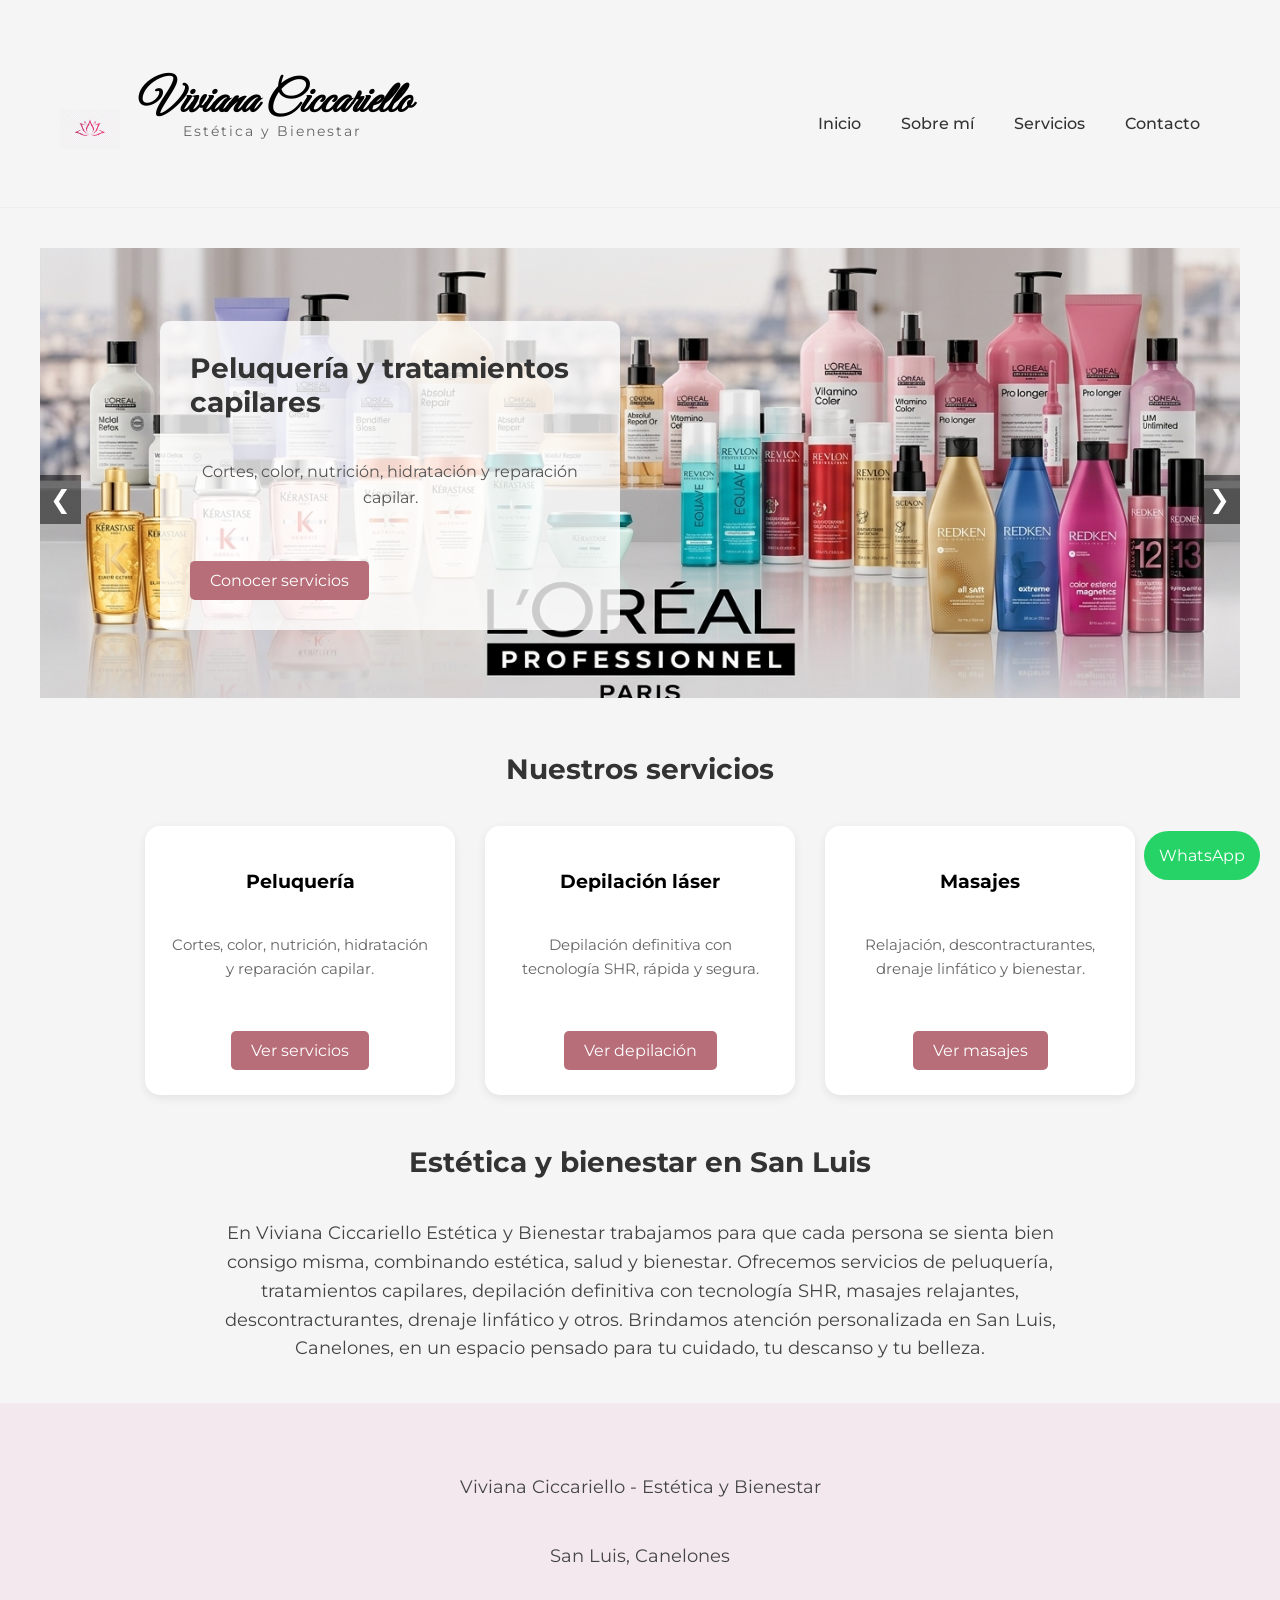
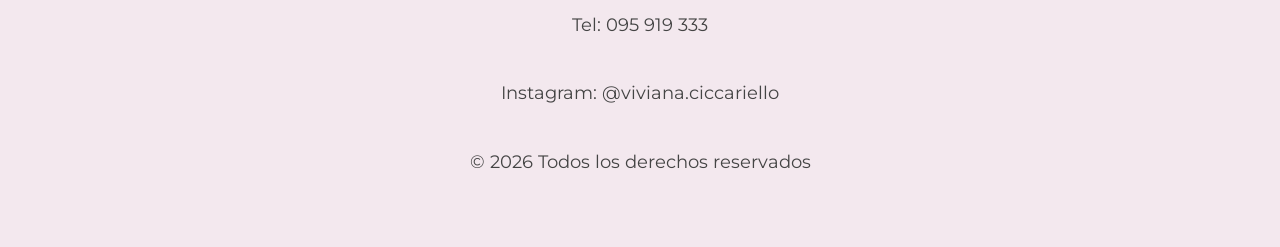
<file: index.html>
<!DOCTYPE html>
<html lang="es">

<head>
    <meta charset="UTF-8">
    <title>Viviana Ciccariello - Estética y Bienestar</title>
    <meta name="viewport" content="width=device-width, initial-scale=1.0">
    <meta name="description" content="Peluquería y estética en San Luis, Canelones. Depilación definitiva, tratamientos capilares, masajes relajantes y estética facial. Viviana Ciccariello Estética y Bienestar.">

<meta name="keywords" content="peluquería San Luis, estética San Luis, depilación definitiva San Luis, masajes San Luis, tratamientos capilares San Luis, Viviana Ciccariello">

<meta name="author" content="Viviana Ciccariello">
<meta http-equiv="Cache-Control" content="no-cache, no-store, must-revalidate">
<meta http-equiv="Pragma" content="no-cache">
<meta http-equiv="Expires" content="0">

    <link rel="stylesheet" href="style.css">

    <link href="https://fonts.googleapis.com/css2?family=Great+Vibes&family=Montserrat:wght@300;400;600&display=swap" rel="stylesheet">
</head>

<body>

<!-- ENCABEZADO -->
<header class="header">
    <div class="logo-titulo">
        <img src="img/logo.transparente.png" alt="Logo" class="logo">
        <div class="texto-encabezado">
            <h1>Viviana Ciccariello</h1>
            <p class="subtitulo">Estética y Bienestar</p>
        </div>
    </div>

    <nav class="menu">
        <a href="index.html">Inicio</a>
        <a href="sobremi.html">Sobre mí</a>
        <a href="servicios.html">Servicios</a>
        <a href="contacto.html">Contacto</a>
    </nav>
    </header>
    




<!-- SLIDER -->
<div class="slider">

    <div class="slide fade">
        <img src="img/foto1.png" alt="Tratamientos capilares">
        <div class="texto-slide">
            <h2>Peluquería y tratamientos capilares</h2>
            <p>Cortes, color, nutrición, hidratación y reparación capilar.</p>
            <a href="servicios.html" class="boton">Conocer servicios</a>
        </div>
    </div> 

    <div class="slide fade">
        <img src="img/foto2.png" alt="Depilación láser">
        <div class="texto-slide">
            <h2>Tecnología láser para tu piel </h2>
            <p>Depilación definitiva y tratamientos estéticos con resultados visibles en la piel desde las primeras sesiones .</p>
            <a href="laser.html" class="boton">Conocer tratamientos </a>
        </div>
    </div>

    <div class="slide fade">
        <img src="img/masajes1.png" alt="Masajes">
        <div class="texto-slide">
            <h2>Masajes</h2>
            <p>Relajación, alivio muscular y bienestar.</p>
            <a href="masajes.html" class="boton">Ver masajes</a>
        </div>
    </div>

    <button class="prev" onclick="moverSlide(-1)">❮</button>
    <button class="next" onclick="moverSlide(1)">❯</button>

</div>

<h2 class="titulo-seccion">Nuestros servicios</h2>

<div class="servicios-inicio">
    <div class="servicio-box">
        <h3>Peluquería</h3>
        <p>Cortes, color, nutrición, hidratación y reparación capilar.</p>
        <a href="servicios.html" class="boton">Ver servicios</a>
    </div>

    <div class="servicio-box">
        <h3>Depilación láser</h3>
        <p>Depilación definitiva con tecnología SHR, rápida y segura.</p>
        <a href="laser.html" class="boton">Ver depilación</a>
    </div>

    <div class="servicio-box">
        <h3>Masajes</h3>
        <p>Relajación, descontracturantes, drenaje linfático y bienestar.</p>
        <a href="masajes.html" class="boton">Ver masajes</a>
    </div>
</div>

<h2 class="titulo-seccion">Estética y bienestar en San Luis</h2>

<p>
En Viviana Ciccariello Estética y Bienestar trabajamos para que cada persona se sienta bien consigo misma, combinando estética, salud y bienestar. 
Ofrecemos servicios de peluquería, tratamientos capilares, depilación definitiva con tecnología SHR, masajes relajantes, descontracturantes, drenaje linfático y otros. 
Brindamos atención personalizada en San Luis, Canelones, en un espacio pensado para tu cuidado, tu descanso y tu belleza.
</p>



<!-- BOTON WHATSAPP -->
<a href="https://wa.me/59895919333?text=Hola%20quiero%20agendar%20un%20turno" class="whatsapp-float">WhatsApp</a>

<!-- SCRIPT SLIDER -->
<script>
let slideIndex = 1;
mostrarSlide(slideIndex);

function moverSlide(n) {
    mostrarSlide(slideIndex += n);
}

function mostrarSlide(n) {
    let i;
    let slides = document.getElementsByClassName("slide");

    if (n > slides.length) {slideIndex = 1}
    if (n < 1) {slideIndex = slides.length}

    for (i = 0; i < slides.length; i++) {
        slides[i].style.display = "none";
    }

    slides[slideIndex-1].style.display = "block";
}
</script>

</body>
</html>
<footer class="footer">
    <p>Viviana Ciccariello - Estética y Bienestar</p>
    <p>San Luis, Canelones</p>
    <p>Tel: 095 919 333</p>
    <p>Instagram: @viviana.ciccariello</p>
    <p>© 2026 Todos los derechos reservados</p>
</footer>
</file>
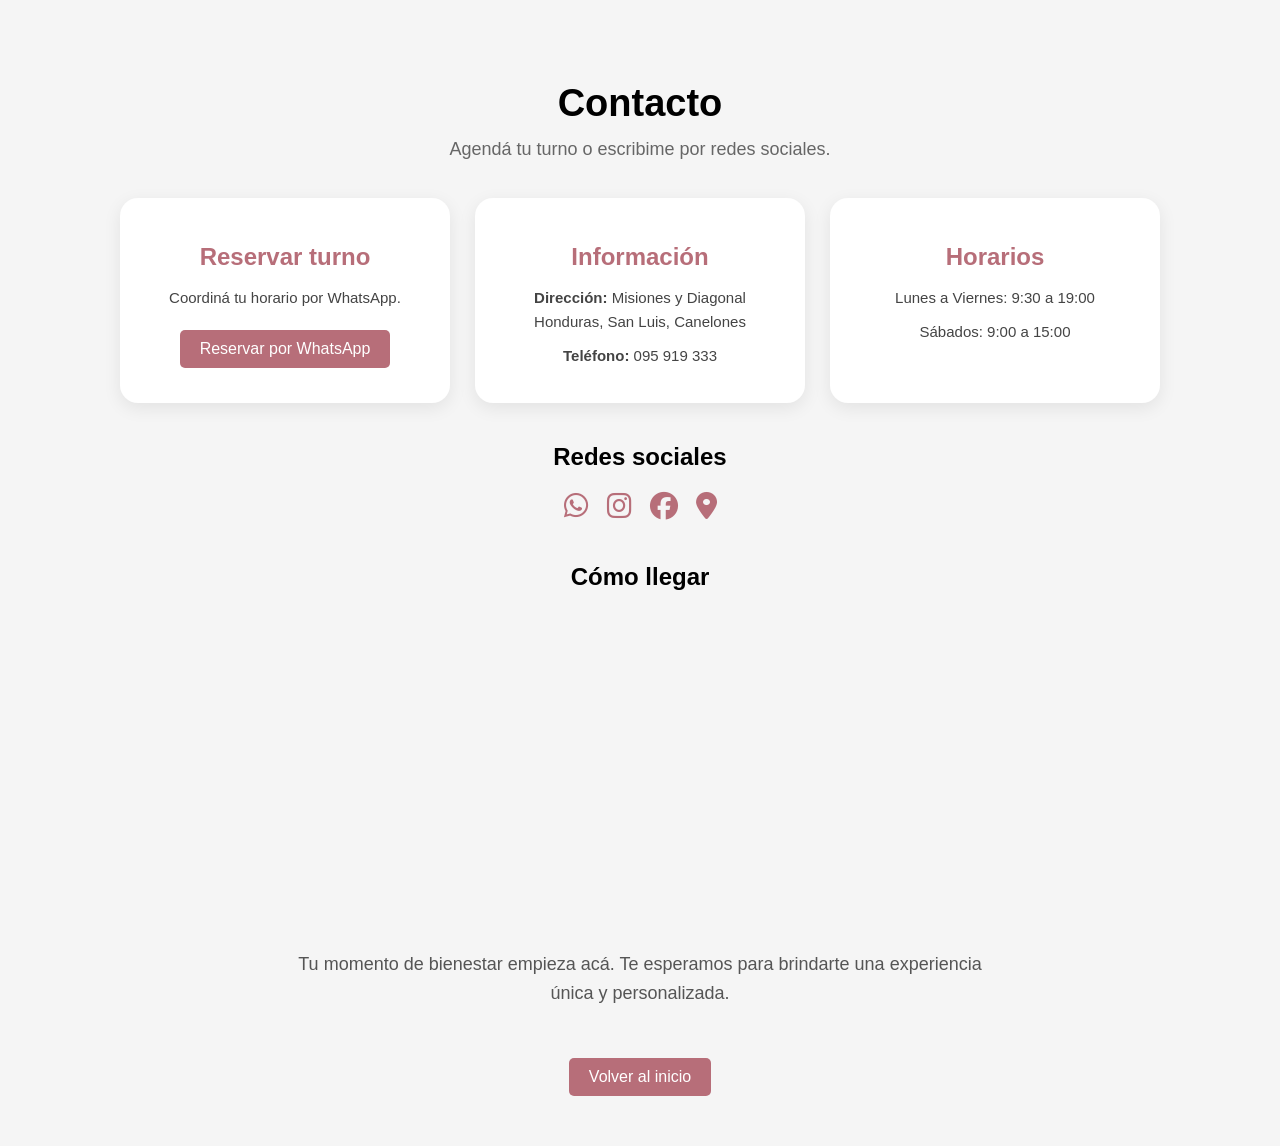
<file: contacto.html>
<!DOCTYPE html>
<html lang="es">
<head>
    <meta charset="UTF-8">
    <title>Contacto</title>

    <!-- TU CSS -->
    <link rel="stylesheet" href="style.css">

    <!-- ICONOS (IMPORTANTE) -->
    <link rel="stylesheet" href="https://cdnjs.cloudflare.com/ajax/libs/font-awesome/6.5.0/css/all.min.css">
</head>

<body>

<section class="contacto-premium">

    <h1>Contacto</h1>
    <p class="intro-contacto">Agendá tu turno o escribime por redes sociales.</p>

    <div class="contacto-cards">

        <div class="contacto-card">
            <h2>Reservar turno</h2>
            <p>Coordiná tu horario por WhatsApp.</p>
            <a href="https://wa.me/59895919333" class="boton">Reservar por WhatsApp</a>
        </div>

        <div class="contacto-card">
            <h2>Información</h2>
            <p><strong>Dirección:</strong> Misiones y Diagonal Honduras, San Luis, Canelones</p>
            <p><strong>Teléfono:</strong> 095 919 333</p>
        </div>

        <div class="contacto-card">
            <h2>Horarios</h2>
            <p>Lunes a Viernes: 9:30 a 19:00</p>
            <p>Sábados: 9:00 a 15:00</p>
        </div>

    </div>

    <h2 class="titulo-contacto">Redes sociales</h2>

    <div class="redes">
        <a href="https://wa.me/59895919333" target="_blank">
            <i class="fab fa-whatsapp"></i>
        </a>

        <a href="https://www.instagram.com/vivianaciccariello/" target="_blank">
            <i class="fab fa-instagram"></i>
        </a>

        <a href="https://www.facebook.com/share/1F3L28Qu82/" target="_blank">
            <i class="fab fa-facebook"></i>
        </a>

        <a href="https://maps.app.goo.gl/PrEuRkKxs7hvGqP97" target="_blank">
            <i class="fas fa-map-marker-alt"></i>
        </a>
    </div>

    <h2 class="titulo-contacto">Cómo llegar</h2>

    <iframe 
    src="https://www.google.com/maps?q=Misiones+y+Diagonal+Honduras,+San+Luis,+Canelones,+Uruguay&output=embed"
    width="100%" 
    height="300" 
    style="border:0; border-radius:18px;" 
    loading="lazy">
</iframe>

   <p class="frase-contacto">
Tu momento de bienestar empieza acá. Te esperamos para brindarte una experiencia única y personalizada.
</p>
    </p>

    <a href="index.html" class="boton">Volver al inicio</a>

</section>

</body>
</html>
</file>
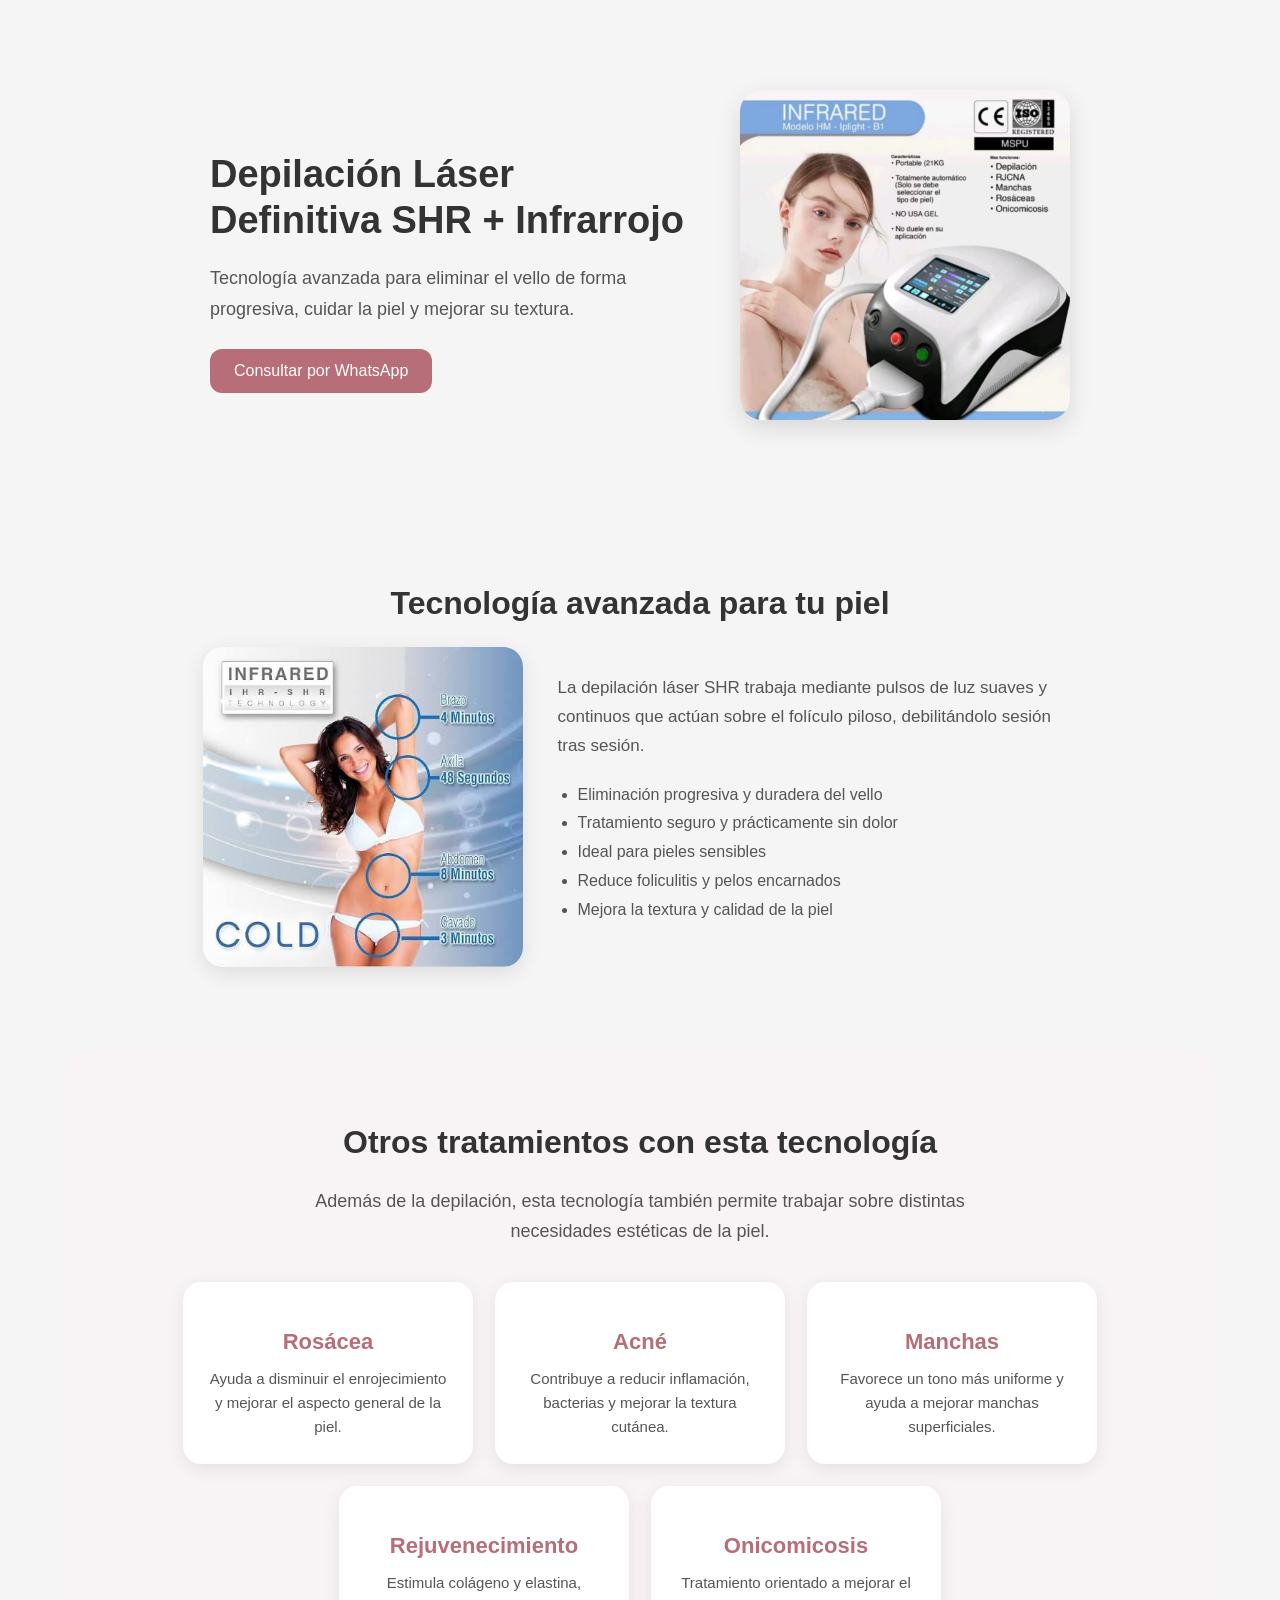
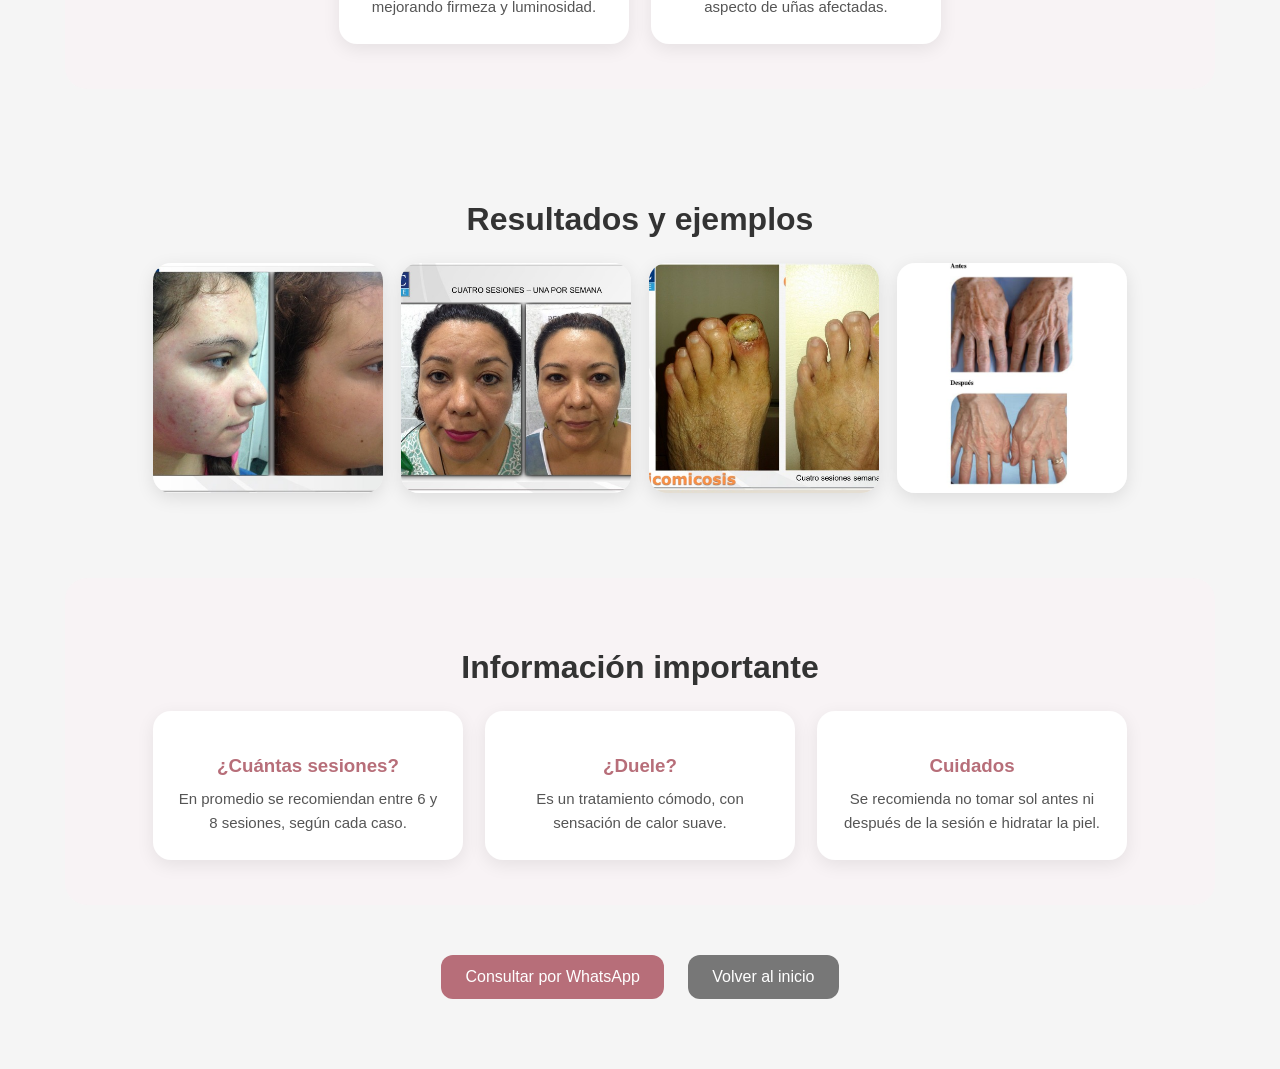
<file: laser.html>
<!DOCTYPE html>
<html lang="es">
<head>
    <meta charset="UTF-8">
    <meta name="viewport" content="width=device-width, initial-scale=1.0">
    <title>Depilación Láser Definitiva</title>
    <link rel="stylesheet" href="style.css">
</head>

<body>

<section class="laser-premium">

    <div class="hero-laser-premium">
        <div class="hero-laser-texto">
            <h1>Depilación Láser Definitiva SHR + Infrarrojo</h1>
            <p>
                Tecnología avanzada para eliminar el vello de forma progresiva,
                cuidar la piel y mejorar su textura.
            </p>

            <a href="https://wa.me/59895919333?text=Hola%20quiero%20información%20sobre%20depilación%20láser" class="boton-laser">
                Consultar por WhatsApp
            </a>
        </div>

        <div class="hero-laser-img">
            <img src="img/maquina.jpg" alt="Equipo de depilación láser">
        </div>
    </div>

   <section class="bloque-laser-premium">

    <h2>Tecnología avanzada para tu piel</h2>

    <div class="contenido-laser">

        <!-- IMAGEN IZQUIERDA -->
        <img src="img/depilacion.jpg" alt="Depilación láser">

        <!-- TEXTO DERECHA -->
        <div class="texto-laser">

            <p>
                La depilación láser SHR trabaja mediante pulsos de luz suaves y continuos que actúan sobre el folículo piloso, debilitándolo sesión tras sesión.
            </p>

            <ul>
                <li>Eliminación progresiva y duradera del vello</li>
                <li>Tratamiento seguro y prácticamente sin dolor</li>
                <li>Ideal para pieles sensibles</li>
                <li>Reduce foliculitis y pelos encarnados</li>
                <li>Mejora la textura y calidad de la piel</li>
            </ul>

        </div>

    </div>

</section>

    <section class="bloque-laser-premium fondo-laser">
        <h2>Otros tratamientos con esta tecnología</h2>
        <p class="intro-laser-premium">
            Además de la depilación, esta tecnología también permite trabajar sobre distintas
            necesidades estéticas de la piel.
        </p>

        <div class="tarjetas-laser">

            <div class="tarjeta-laser">
                <h3>Rosácea</h3>
                <p>Ayuda a disminuir el enrojecimiento y mejorar el aspecto general de la piel.</p>
            </div>

            <div class="tarjeta-laser">
                <h3>Acné</h3>
                <p>Contribuye a reducir inflamación, bacterias y mejorar la textura cutánea.</p>
            </div>

            <div class="tarjeta-laser">
                <h3>Manchas</h3>
                <p>Favorece un tono más uniforme y ayuda a mejorar manchas superficiales.</p>
            </div>

            <div class="tarjeta-laser">
                <h3>Rejuvenecimiento</h3>
                <p>Estimula colágeno y elastina, mejorando firmeza y luminosidad.</p>
            </div>

            <div class="tarjeta-laser">
                <h3>Onicomicosis</h3>
                <p>Tratamiento orientado a mejorar el aspecto de uñas afectadas.</p>
            </div>

        </div>
    </section>

    <section class="bloque-laser-premium">
        <h2>Resultados y ejemplos</h2>

        <div class="galeria-laser">
            <img src="img/rostro1.jpg" alt="Tratamiento facial">
            <img src="img/rostro2.jpg" alt="Rejuvenecimiento facial">
            <img src="img/unas.jpg" alt="Tratamiento de uñas">
            <img src="img/manchas.jpg" alt="Tratamiento de manchas">
        </div>
    </section>

    <section class="bloque-laser-premium fondo-laser">
        <h2>Información importante</h2>

        <div class="info-laser">
            <div>
                <h3>¿Cuántas sesiones?</h3>
                <p>En promedio se recomiendan entre 6 y 8 sesiones, según cada caso.</p>
            </div>

            <div>
                <h3>¿Duele?</h3>
                <p>Es un tratamiento cómodo, con sensación de calor suave.</p>
            </div>

            <div>
                <h3>Cuidados</h3>
                <p>Se recomienda no tomar sol antes ni después de la sesión e hidratar la piel.</p>
            </div>
        </div>
    </section>

    <div class="botones-finales-laser">
        <a href="https://wa.me/59895919333?text=Hola%20quiero%20información%20sobre%20depilación%20láser" class="boton-laser">
            Consultar por WhatsApp
        </a>

        <a href="index.html" class="boton-laser secundario">
            Volver al inicio
        </a>
    </div>

</section>

</body>
</html>
</file>
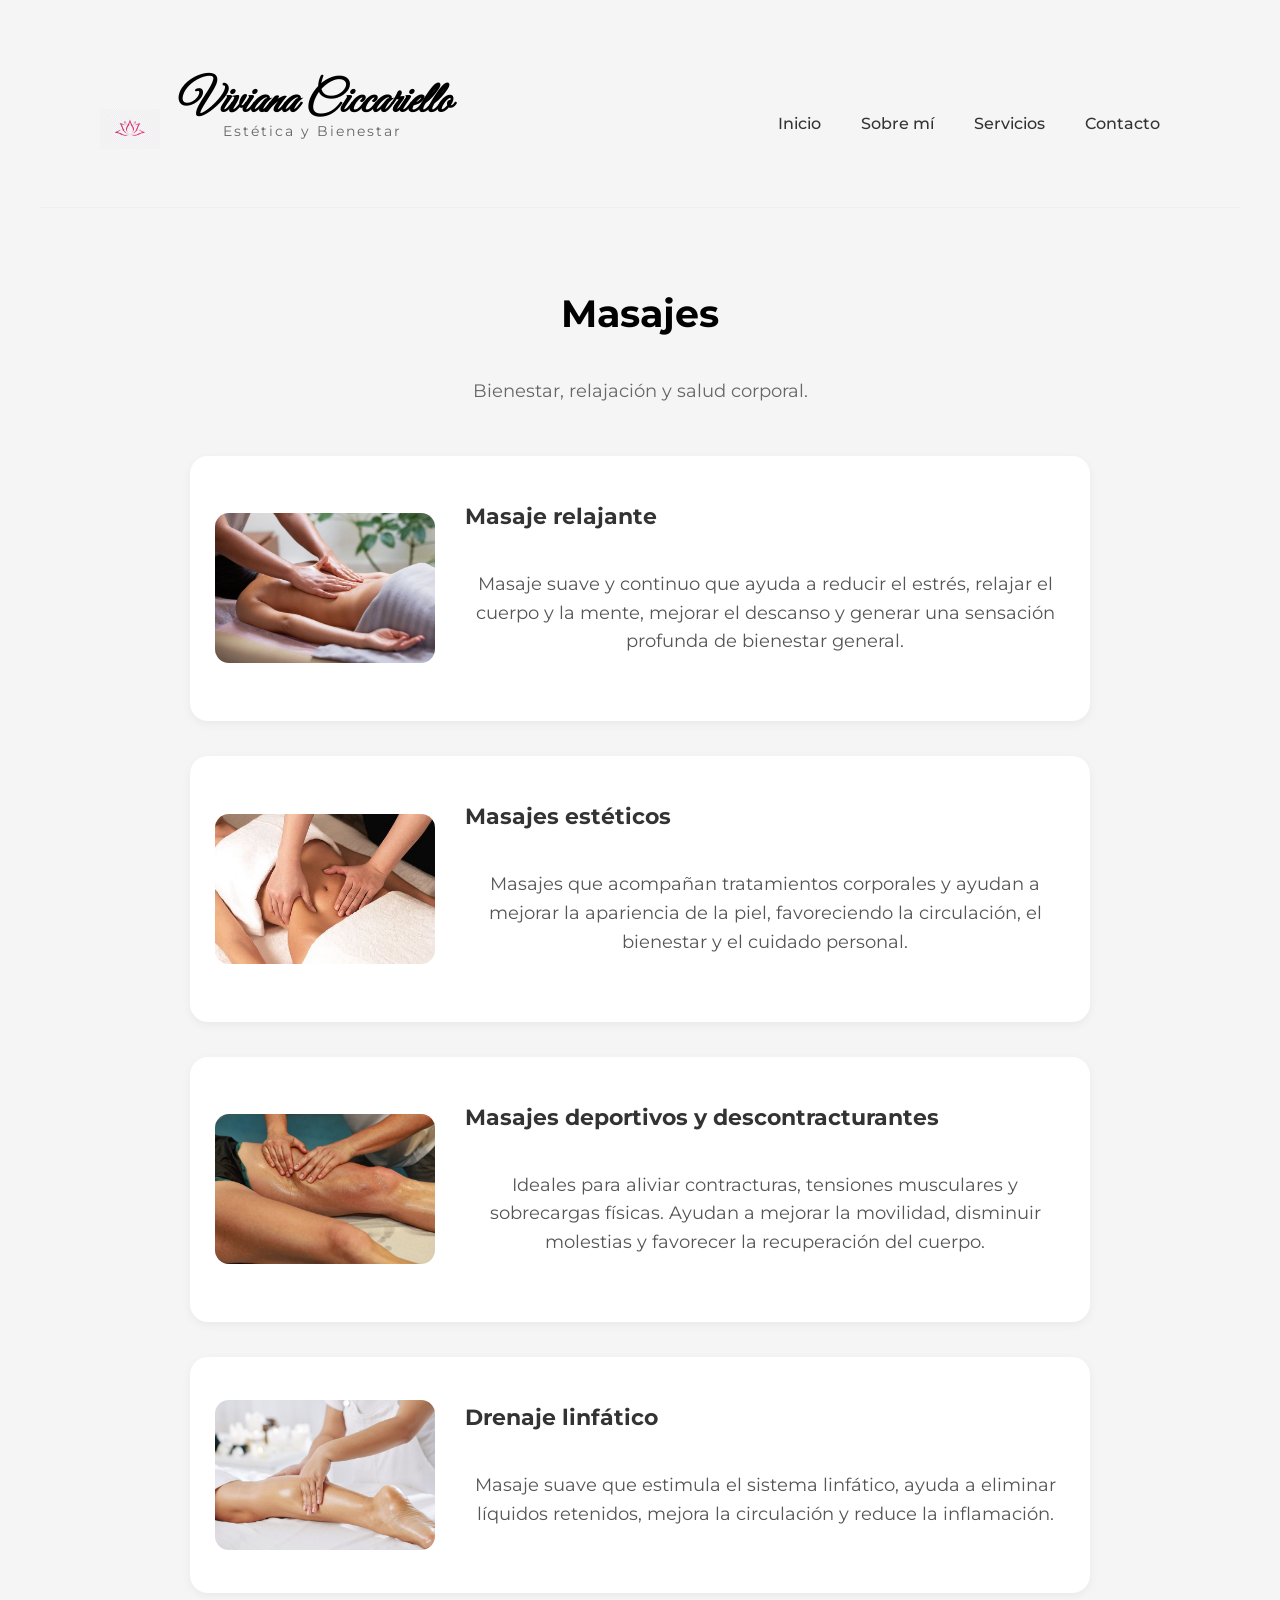
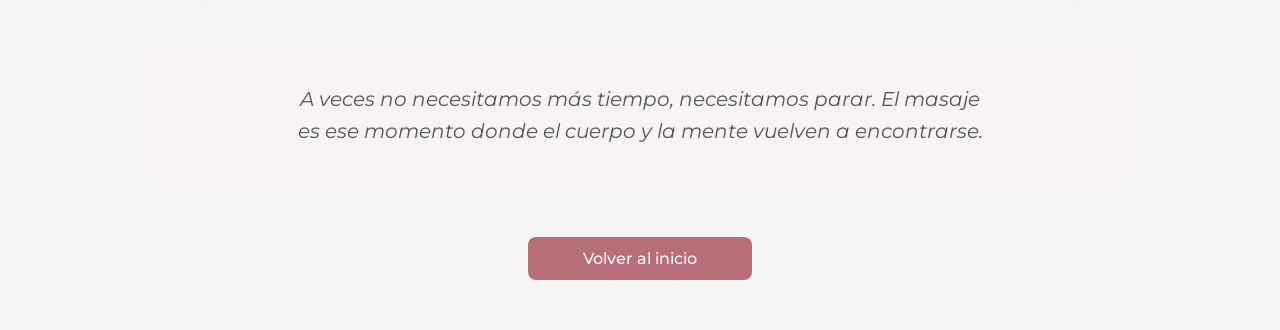
<file: masajes.html>
<!DOCTYPE html>
<html lang="es">

<head>
    <meta charset="UTF-8">
    <meta name="viewport" content="width=device-width, initial-scale=1.0">
    <title>Masajes - Viviana Ciccariello</title>

    <link rel="stylesheet" href="style.css">

    <link href="https://fonts.googleapis.com/css2?family=Great+Vibes&family=Montserrat:wght@300;400;600&display=swap" rel="stylesheet">
</head>

<body>

    <div class="container">

        <!-- ENCABEZADO -->
        <header class="header">
            <div class="logo-titulo">
                <img src="img/logo.transparente.png" alt="Logo" class="logo">
                <div class="texto-encabezado">
                    <h1>Viviana Ciccariello</h1>
                    <p class="subtitulo">Estética y Bienestar</p>
                </div>
            </div>
       

        <!-- MENU -->
        <nav class="menu">
            <a href="index.html">Inicio</a>
            <a href="sobremi.html">Sobre mí</a>
            <a href="servicios.html">Servicios</a>
        
        
        <a href="contacto.html">Contacto</a>
        </nav>
        </header>

    </div>

    <!-- SECCION MASAJES -->
    <section class="masajes container">

        <h2>Masajes</h2>
        <p class="intro-masajes">Bienestar, relajación y salud corporal.</p>

        <div class="tipo-masaje">
            <img src="img/masajes2.png" alt="Masaje relajante">
            <div class="texto-masaje">
                <h3>Masaje relajante</h3>
                <p>
                    Masaje suave y continuo que ayuda a reducir el estrés,
                    relajar el cuerpo y la mente, mejorar el descanso y
                    generar una sensación profunda de bienestar general.
                </p>
            </div>
        </div>

        <div class="tipo-masaje">
            <img src="img/masajes3.png" alt="Masajes estéticos">
            <div class="texto-masaje">
                <h3>Masajes estéticos</h3>
                <p>
                    Masajes que acompañan tratamientos corporales y ayudan
                    a mejorar la apariencia de la piel, favoreciendo la
                    circulación, el bienestar y el cuidado personal.
                </p>
            </div>
        </div>

        <div class="tipo-masaje">
            <img src="img/masajes4.png" alt="Masajes deportivos">
            <div class="texto-masaje">
                <h3>Masajes deportivos y descontracturantes</h3>
                <p>
                    Ideales para aliviar contracturas, tensiones musculares
                    y sobrecargas físicas. Ayudan a mejorar la movilidad,
                    disminuir molestias y favorecer la recuperación del cuerpo.
                </p>
            </div>
        </div>

        <div class="tipo-masaje">
            <img src="img/masajes5.png" alt="Drenaje linfático">
            <div class="texto-masaje">
                <h3>Drenaje linfático</h3>
                <p>
                    Masaje suave que estimula el sistema linfático,
                    ayuda a eliminar líquidos retenidos, mejora la circulación
                    y reduce la inflamación.
                </p>
            </div>
        </div>

        <div class="frase-final">
            <p>
                A veces no necesitamos más tiempo, necesitamos parar.
                El masaje es ese momento donde el cuerpo y la mente
                vuelven a encontrarse.
            </p>
        </div>

        <a href="index.html" class="boton-volver">Volver al inicio</a>

    </section>

</body>
</html>
</file>
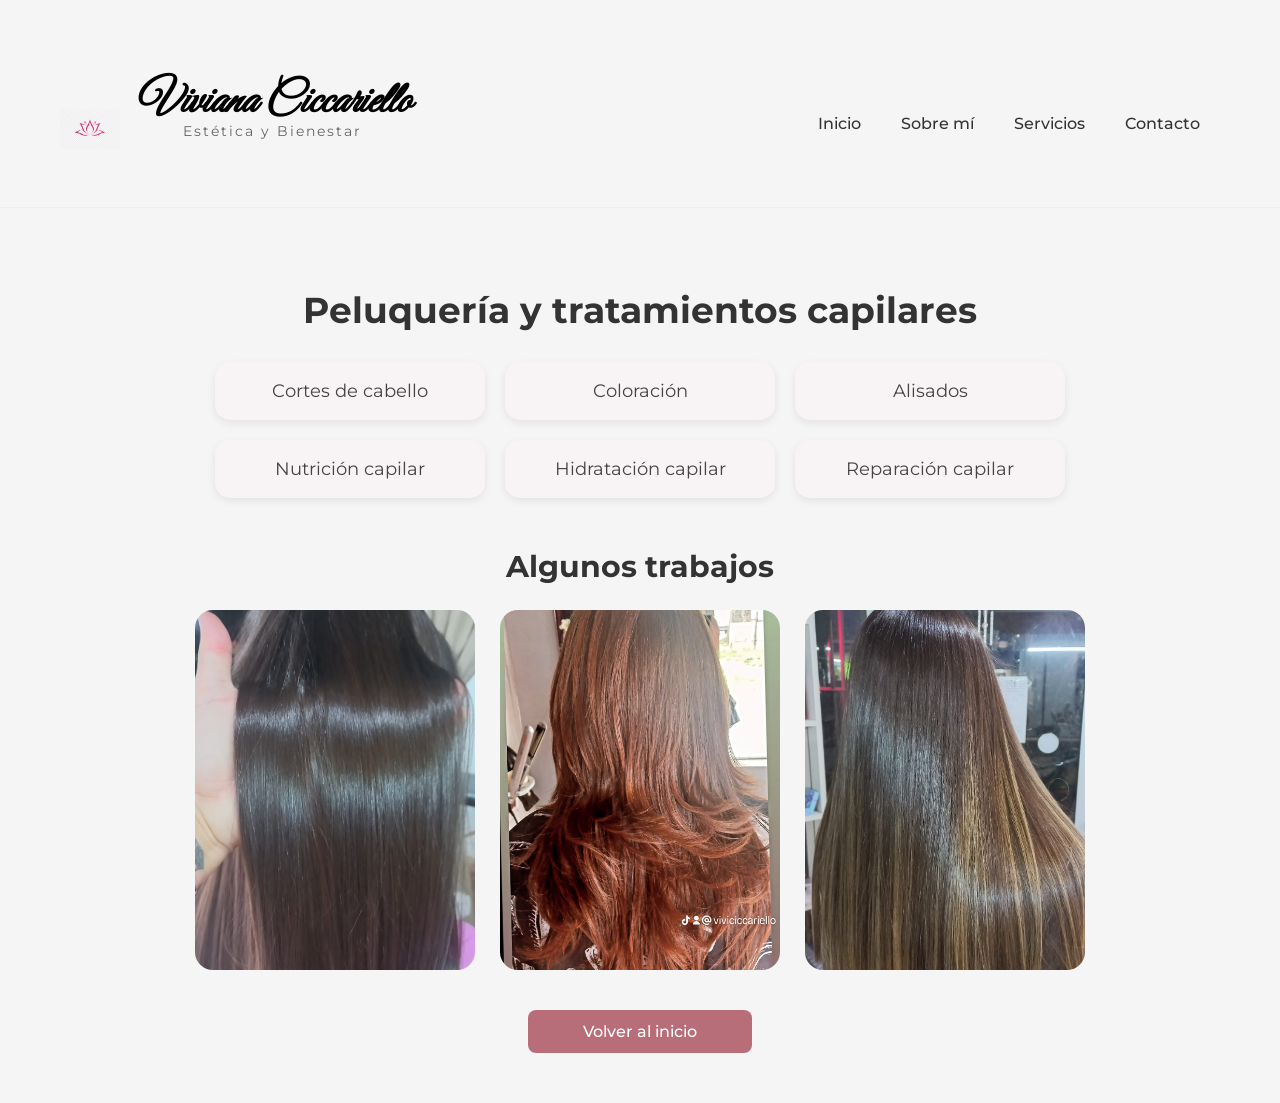
<file: servicios.html>
<!DOCTYPE html>
<html lang="es">
<head>
    <meta charset="UTF-8">
    <title>Servicios - Viviana Ciccariello</title>
    <meta name="viewport" content="width=device-width, initial-scale=1.0">
    <meta http-equiv="Cache-Control" content="no-cache, no-store, must-revalidate">
<meta http-equiv="Pragma" content="no-cache">
<meta http-equiv="Expires" content="0">
    <link rel="stylesheet" href="style.css">
    <link href="https://fonts.googleapis.com/css2?family=Great+Vibes&family=Montserrat:wght@300;400;500&display=swap" rel="stylesheet">
</head>

<body>

<header class="header">
    <div class="logo-titulo">
        <img src="img/logo.transparente.png" alt="Logo" class="logo">
        <div class="texto-encabezado">
            <h1>Viviana Ciccariello</h1>
            <p class="subtitulo">Estética y Bienestar</p>
        </div>
    </div>

    <nav class="menu">
        <a href="index.html">Inicio</a>
        <a href="sobremi.html">Sobre mí</a>
        <a href="servicios.html">Servicios</a>
        <a href="contacto.html">Contacto</a>
    </nav>
</header>

<section class="servicios-pagina">
    <h2>Peluquería y tratamientos capilares</h2>

    <div class="lista-servicios">
        <div class="item-servicio">Cortes de cabello</div>
        <div class="item-servicio">Coloración</div>
        <div class="item-servicio">Alisados</div>
        <div class="item-servicio">Nutrición capilar</div>
        <div class="item-servicio">Hidratación capilar</div>
        <div class="item-servicio">Reparación capilar</div>
    </div>

    <h3 class="titulo-trabajos">Algunos trabajos</h3>

    <div class="galeria-trabajos">
        <img src="img/trabajo1.png" alt="Trabajo 1">
        <img src="img/trabajo2.png" alt="Trabajo 2">
        <img src="img/trabajo4.png" alt="Trabajo 3">
    </div>

    <a href="index.html" class="boton-volver">Volver al inicio</a>
</section>

</body>
</html>
</file>
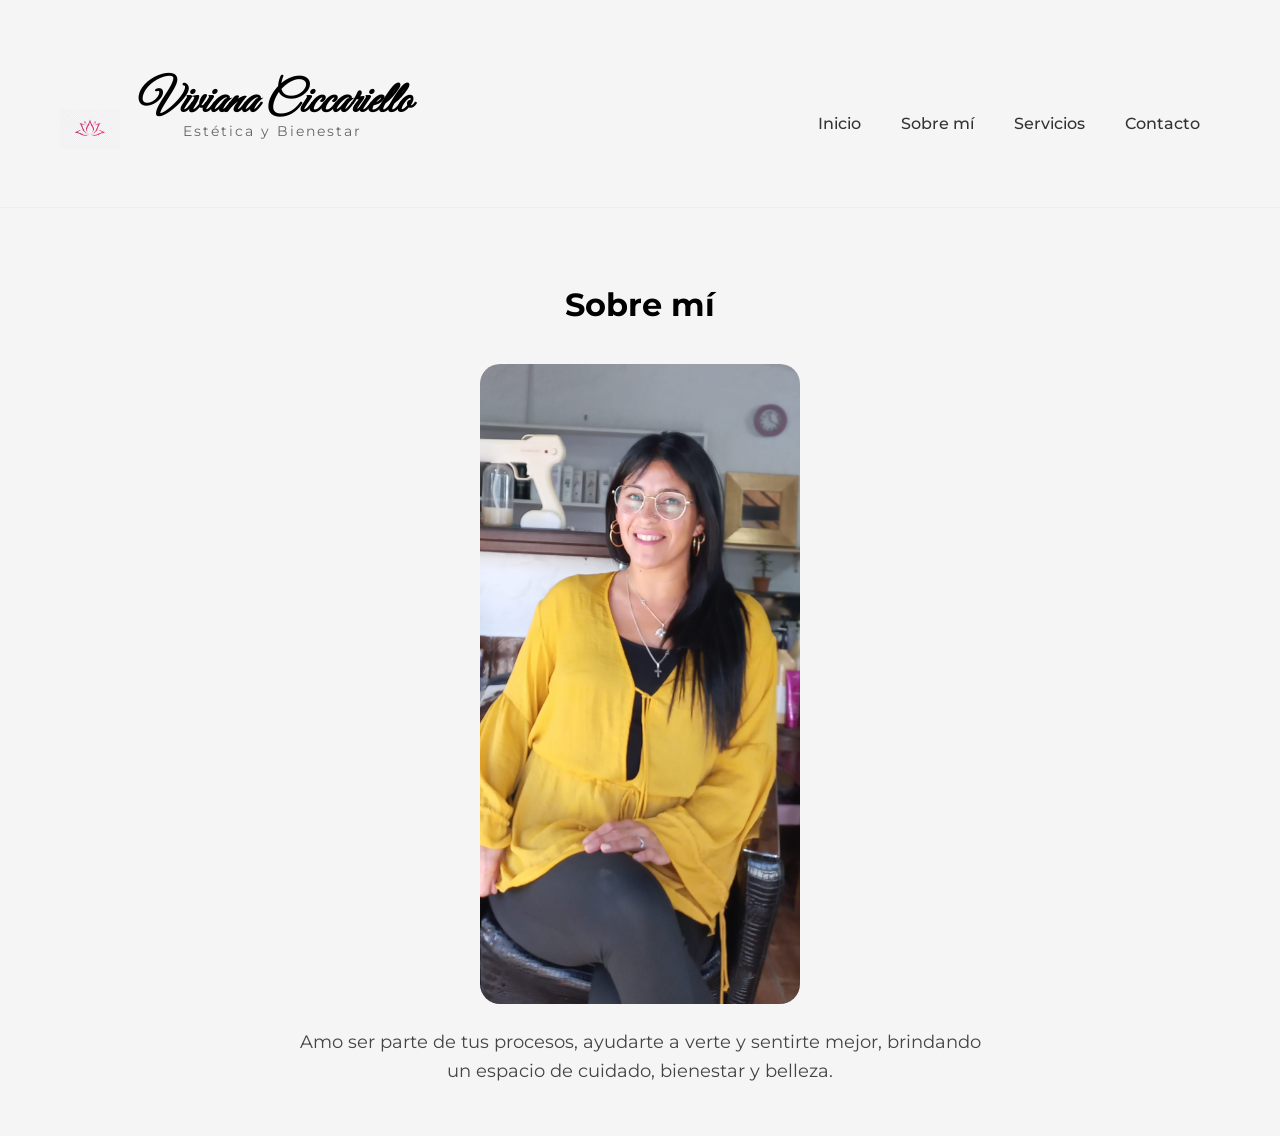
<file: sobremi.html>
<!DOCTYPE html>
<html lang="es">
<head>
    <meta charset="UTF-8">
    <title>Sobre mí - Viviana Ciccariello</title>
    <meta name="viewport" content="width=device-width, initial-scale=1.0">
    <meta http-equiv="Cache-Control" content="no-cache, no-store, must-revalidate">
<meta http-equiv="Pragma" content="no-cache">
<meta http-equiv="Expires" content="0">
    <link rel="stylesheet" href="style.css">

    <link href="https://fonts.googleapis.com/css2?family=Great+Vibes&family=Montserrat:wght@300;400;500&display=swap" rel="stylesheet">
</head>

<body>

<header class="header">
    <div class="logo-titulo">
        <img src="img/logo.transparente.png" alt="Logo" class="logo">
        <div class="texto-encabezado">
            <h1>Viviana Ciccariello</h1>
            <p class="subtitulo">Estética y Bienestar</p>
        </div>
    </div>

    <nav class="menu">
        <a href="index.html">Inicio</a>
        <a href="sobremi.html">Sobre mí</a>
        <a href="servicios.html">Servicios</a>
        <a href="contacto.html">Contacto</a>
    </nav>
</header>

<section class="sobre-mi">
    <h2>Sobre mí</h2>

    <img src="img/mifoto.jpg" alt="Mi foto" class="foto-sobremi">

    <p>
        Amo ser parte de tus procesos, ayudarte a verte y sentirte mejor,
        brindando un espacio de cuidado, bienestar y belleza.
    </p>
</section>

</body>
</html>
</file>
<file: style.css>
body {
    margin: 0;
    font-family: 'Montserrat', sans-serif;
    background-color: #f5f5f5;
}

/* ENCABEZADO */
.header {
    background-color: #f5f5f5;
    padding: 65px 60px 25px 60px;
    display: flex;
    justify-content: space-between;
    align-items: center;
    border-bottom: 1px solid #eee;
    position: relative;
    z-index: 10;
}

.logo-titulo {
    display: flex;
    align-items: center;
    gap: 20px;
    margin-top: 10px;
}

.logo {
    width: 65px;
    height: auto;
}

.texto-encabezado h1 {
    margin:0;
    font-family: 'Great Vibes', cursive;
    font-size: 44px;
    color: black;
    line-height: 1,3;
    
}

.subtitulo {
    margin-top: 5;
    font-size: 14px;
    color: #666;
    font-family: 'Montserrat', sans-serif;
    letter-spacing: 2px;
}

/* MENU */
.menu a {
    margin-left: 25px;
    text-decoration: none;
    color: #333;
    font-weight: 500;
    font-family: 'Montserrat', sans-serif;
}

.menu a:hover {
    color: #b76e79;
}

/* MENU */
.menu {
    display:flex;
    justify-content: flex-end;
    align-items: center;
    background-color: transparent;
    padding: 0;
    border: none;
}

.menu a {
    margin: 0 20px;
    text-decoration: none;
    color: #333;
    font-weight: 500;
}

.menu a:hover {
    color: #b76e79;
}

/* SLIDER */
.slider {
    position: relative;
    max-width: 1200px;
    margin: 40px auto 20px auto;
    z-index: 1;
}

.slide {
    display: none;
    position: relative;
}

.slide img {
    width: 100%;
    height: 500px;
    object-fit: cover;
}

/* TEXTO SOBRE IMAGEN */
.texto-slide {
    position: absolute;
    top: 50%;
    left: 10%;
    transform: translateY(-50%);
    background-color: rgba(255,255,255,0.8);
    padding: 30px;
    border-radius: 10px;
    max-width: 400px;
}

.texto-slide h2 {
    margin-top: 0;
    font-size: 28px;
    color: #333;
}

.texto-slide p {
    font-size: 16px;
    color: #555;
}

/* BOTONES */
.boton {
    display: inline-block;
    padding: 10px 20px;
    background-color: #b76e79;
    color: white;
    text-decoration: none;
    border-radius: 5px;
    margin-top: 10px;
}

/* FLECHAS */
.prev, .next {
    cursor: pointer;
    position: absolute;
    top: 50%;
    padding: 10px;
    color: white;
    font-size: 25px;
    background-color: rgba(0,0,0,0.5);
    border: none;
}

.prev {
    left: 0;
}

.next {
    right: 0;
}

/* SECCIONES */
.titulo-seccion {
    text-align: center;
    margin-top: 50px;
    font-size: 28px;
    color: #333;
}

/* MARCAS */
.marcas {
    text-align: center;
    margin: 20px;
}

.marcas img {
    width: 300px;
}

/* GALERIA */
.galeria {
    display: flex;
    justify-content: center;
    gap: 20px;
    margin: 30px;
}

.galeria img {
    width: 250px;
    height: 300px;
    object-fit: cover;
    border-radius: 10px;
}

/* WHATSAPP */
.whatsapp-float {
    position: fixed;
    bottom: 20px;
    right: 20px;
    background-color: #25d366;
    color: white;
    padding: 15px;
    border-radius: 50px;
    text-decoration: none;
}
.slide img {
    width: 100%;
    height: 450px;
    object-fit: cover;
    animation: zoom 10s infinite;
}

@keyframes zoom {
    0% { transform: scale(1); }
    50% { transform: scale(1.1); }
    100% { transform: scale(1); }
}
/* SOBRE MI */
.sobre-mi {
    max-width: 900px;
    margin: auto;
    padding: 50px 20px;
    text-align: center;
}

.sobre-mi h2 {
    font-size: 32px;
    margin-bottom: 20px;
    font-family: 'Montserrat', sans-serif;
}

.foto-sobremi {
    width: 320px;
    height: auto;
    border-radius: 20px;
    margin: 20px 0;
}

.sobre-mi p {
    font-size: 18px;
    line-height: 1.6;
    color: #444;
    max-width: 700px;
    margin: auto;
}
/* PAGINA SERVICIOS */
.servicios-pagina {
    max-width: 1100px;
    margin: auto;
    padding: 50px 20px;
    text-align: center;
}

.servicios-pagina h2 {
    font-size: 36px;
    margin-bottom: 30px;
    color: #333;
    font-family: 'Montserrat', sans-serif;
}

.lista-servicios {
    display: flex;
    justify-content: center;
    flex-wrap: wrap;
    gap: 20px;
    margin-bottom: 50px;
}

.item-servicio {
    background-color: #f8f3f5;
    padding: 18px 25px;
    border-radius: 15px;
    font-size: 18px;
    color: #444;
    min-width: 220px;
    box-shadow: 0 3px 8px rgba(0,0,0,0.08);
}

.titulo-trabajos {
    font-size: 30px;
    margin-bottom: 25px;
    color: #333;
    font-family: 'Montserrat', sans-serif;
}

.galeria-trabajos {
    display: flex;
    justify-content: center;
    gap: 25px;
    flex-wrap: wrap;
    margin-bottom: 40px;
}

.galeria-trabajos img {
    width: 280px;
    height: 360px;
    object-fit: cover;
    border-radius: 18px;
    transition: transform 0.4s ease;
}

.galeria-trabajos img:hover {
    transform: scale(1.05);
}

.boton-volver {
    display: inline-block;
    background-color: #b76e79;
    color: white;
    text-decoration: none;
    padding: 14px 24px;
    border-radius: 12px;
    font-weight: 500;
}

.boton-volver:hover {
    background-color: #9e5d67;
}
/* ========================= */
/* PAGINA MASAJES */
/* ========================= */

.masajes {
    max-width: 1000px;
    margin: auto;
    padding: 50px 20px;
}

.masajes h2 {
    text-align: center;
    font-size: 36px;
    margin-bottom: 10px;
    font-family: 'Montserrat', sans-serif;
}

.intro-masajes {
    text-align: center;
    margin-bottom: 40px;
    color: #666;
    font-size: 18px;
}

.tipo-masaje {
    display: flex;
    align-items: center;
    gap: 30px;
    margin-bottom: 40px;
}

.tipo-masaje img {
    width: 200px;
    height: 140px;
    object-fit: cover;
    border-radius: 15px;
    flex-shrink: 0;
}

.texto-masaje {
    text-align: left;
}

.texto-masaje h3 {
    margin-bottom: 10px;
    color: #333;
}

.texto-masaje p {
    color: #555;
    line-height: 1.6;
}

/* FRASE FINAL */
.frase-final {
    background-color: #f8f3f5;
    padding: 30px;
    margin: 40px 0;
    border-radius: 15px;
    text-align: center;
}

.frase-final p {
    font-size: 18px;
    color: #555;
    max-width: 700px;
    margin: auto;
    line-height: 1.6;
    font-style: italic;
}

/* BOTON VOLVER */
.boton-volver {
    display: inline-block;
    padding: 12px 25px;
    background-color: #b76e79;
    color: white;
    text-decoration: none;
    border-radius: 8px;
    margin-top: 20px;
}

.boton-volver:hover {
    background-color: #9c5a64;
}
/* PAGINA MASAJES */
.masajes {
    max-width: 1000px;
    margin: auto;
    padding: 60px 20px;
}

.masajes h2 {
    text-align: center;
    font-size: 38px;
    margin-bottom: 10px;
}

.intro-masajes {
    text-align: center;
    margin-bottom: 50px;
    color: #666;
    font-size: 18px;
}

.tipo-masaje {
    display: flex;
    align-items: center;
    gap: 40px;
    margin-bottom: 50px;
    background-color: #ffffff;
    padding: 20px;
    border-radius: 15px;
    box-shadow: 0 3px 10px rgba(0,0,0,0.05);
}

.tipo-masaje img {
    width: 220px;
    height: 150px;
    object-fit: cover;
    border-radius: 12px;
}

.texto-masaje h3 {
    margin-bottom: 10px;
    font-size: 22px;
}

.texto-masaje p {
    color: #555;
    line-height: 1.6;
}

/* FRASE FINAL */
.frase-final {
    background-color: #f8f3f5;
    padding: 40px;
    margin: 50px 0;
    border-radius: 15px;
    text-align: center;
}

.frase-final p {
    font-size: 20px;
    color: #555;
    max-width: 700px;
    margin: auto;
    line-height: 1.6;
    font-style: italic;
}

/* BOTON */
.boton-volver {
    display: block;
    width: 200px;
    text-align: center;
    margin: auto;
    padding: 12px;
    background-color: #b76e79;
    color: white;
    text-decoration: none;
    border-radius: 8px;
}
.marcas-texto {
    text-align: center;
    margin-top: 10px;
    margin-bottom: 40px;
}

.marcas-texto p {
    color: #666;
    font-size: 18px;
    letter-spacing: 2px;
}
.servicios-inicio {
    display: flex;
    justify-content: center;
    gap: 30px;
    margin: 40px;
    flex-wrap: wrap;
}

.servicio-box {
    background-color: white;
    padding: 25px;
    width: 260px;
    border-radius: 15px;
    box-shadow: 0 3px 10px rgba(0,0,0,0.08);
    text-align: center;
}

.servicio-box h3 {
    margin-bottom: 10px;
}

.servicio-box p {
    color: #666;
    font-size: 15px;
}
.logo-titulo {
    display: flex;
    align-items: center;
    justify-content: center;
    gap: 15px;
}

.logo-titulo img {
    width: 60px;
}

.logo-titulo h1 {
    font-style: italic;
    margin: 0;
}

.subtitulo {
    text-align: center;
    margin-top: -10px;
    color: #666;
}
/* TEXTO SEO GOOGLE */
p {
    max-width: 900px;
    margin: 40px auto;
    text-align: center;
    font-size: 18px;
    line-height: 1.6;
    color: #444;
}
.footer {
    background-color: #f3e8ee;
    text-align: center;
    padding: 30px;
    margin-top: 40px;
    font-size: 14px;
    color: #555;
}
/* PAGINA LASER */
.laser {
    max-width: 1000px;
    margin: auto;
    padding: 60px 20px;
    text-align: center;
}

.laser h1 {
    font-size: 38px;
    margin-bottom: 15px;
    color: #333;
}

.intro-laser {
    max-width: 750px;
    margin: 0 auto 45px auto;
    font-size: 18px;
    color: #666;
    line-height: 1.6;
}

.bloque-laser {
    background-color: #ffffff;
    padding: 28px;
    border-radius: 18px;
    margin-bottom: 28px;
    box-shadow: 0 3px 12px rgba(0,0,0,0.06);
    text-align: left;
}

.bloque-laser h2 {
    color: #333;
    margin-bottom: 15px;
}

.bloque-laser h3 {
    color: #b76e79;
    margin-top: 20px;
}

.bloque-laser p {
    margin: 0;
    text-align: left;
    font-size: 17px;
    line-height: 1.7;
}

.bloque-laser ul {
    padding-left: 22px;
    line-height: 1.8;
    color: #555;
}

.bloque-laser li {
    margin-bottom: 6px;
}
/* ========================= */
/* PAGINA LASER PREMIUM */
/* ========================= */

.laser-premium {
    font-family: 'Montserrat', sans-serif;
    color: #333;
}

.hero-laser-premium {
    max-width: 1100px;
    margin: 50px auto;
    padding: 40px 20px;
    display: flex;
    align-items: center;
    justify-content: center;
    gap: 50px;
    flex-wrap: wrap;
}

.hero-laser-texto {
    max-width: 480px;
}

.hero-laser-texto h1 {
    font-size: 38px;
    margin-bottom: 20px;
    color: #333;
    line-height: 1.2;
}

.hero-laser-texto p {
    text-align: left;
    margin: 0;
    font-size: 18px;
    line-height: 1.7;
    color: #555;
}

.hero-laser-img img {
    width: 330px;
    border-radius: 22px;
    box-shadow: 0 8px 25px rgba(0,0,0,0.12);
}

.bloque-laser-premium {
    max-width: 1100px;
    margin: 40px auto;
    padding: 45px 25px;
    text-align: center;
    border-radius: 22px;
}

.fondo-laser {
    background-color: #f8f3f5;
}

.bloque-laser-premium h2 {
    font-size: 32px;
    margin-bottom: 25px;
    color: #333;
}

.intro-laser-premium {
    max-width: 750px;
    margin: 0 auto 35px auto;
    font-size: 18px;
    line-height: 1.7;
    color: #555;
    text-align: center;
}

.contenido-laser {
    display: flex;
    align-items: center;
    justify-content: center;
    gap: 35px;
    flex-wrap: wrap;
}

.contenido-laser img {
    width: 320px;
    border-radius: 20px;
    box-shadow: 0 6px 20px rgba(0,0,0,0.1);
}

.texto-laser {
    max-width: 520px;
    text-align: left;
}

.texto-laser p {
    margin: 0 0 20px 0;
    text-align: left;
    font-size: 17px;
    line-height: 1.7;
    color: #555;
}

.texto-laser ul {
    padding-left: 20px;
    color: #555;
    line-height: 1.8;
}

.tarjetas-laser {
    display: flex;
    justify-content: center;
    flex-wrap: wrap;
    gap: 22px;
}

.tarjeta-laser {
    background-color: white;
    width: 240px;
    padding: 25px;
    border-radius: 18px;
    box-shadow: 0 5px 18px rgba(0,0,0,0.08);
    transition: 0.3s;
}

.tarjeta-laser:hover {
    transform: translateY(-5px);
}

.tarjeta-laser h3 {
    margin-bottom: 12px;
    color: #b76e79;
    font-size: 22px;
}

.tarjeta-laser p {
    margin: 0;
    text-align: center;
    font-size: 15px;
    line-height: 1.6;
    color: #555;
}

.galeria-laser {
    display: flex;
    justify-content: center;
    flex-wrap: wrap;
    gap: 18px;
}

.galeria-laser img {
    width: 230px;
    height: 230px;
    object-fit: cover;
    border-radius: 18px;
    box-shadow: 0 5px 18px rgba(0,0,0,0.1);
    transition: 0.3s;
}

.galeria-laser img:hover {
    transform: scale(1.04);
}

.info-laser {
    display: flex;
    justify-content: center;
    flex-wrap: wrap;
    gap: 22px;
}

.info-laser div {
    background-color: white;
    width: 260px;
    padding: 25px;
    border-radius: 18px;
    box-shadow: 0 5px 18px rgba(0,0,0,0.08);
}

.info-laser h3 {
    color: #b76e79;
    margin-bottom: 10px;
}

.info-laser p {
    margin: 0;
    text-align: center;
    font-size: 15px;
    line-height: 1.6;
    color: #555;
}

.boton-laser {
    display: inline-block;
    background-color: #b76e79;
    color: white;
    padding: 13px 24px;
    border-radius: 12px;
    text-decoration: none;
    margin-top: 25px;
    font-weight: 500;
}

.boton-laser:hover {
    background-color: #9e5d67;
}

.boton-laser.secundario {
    background-color: #777;
}

.botones-finales-laser {
    text-align: center;
    margin: 30px 0 60px 0;
}

.botones-finales-laser .boton-laser {
    margin: 10px;
}
/* ========================= */
/* PAGINA LASER PREMIUM */
/* ========================= */

.laser-premium {
    font-family: 'Montserrat', sans-serif;
    color: #333;
}

.hero-laser-premium {
    max-width: 1100px;
    margin: 50px auto;
    padding: 40px 20px;
    display: flex;
    align-items: center;
    justify-content: center;
    gap: 50px;
    flex-wrap: wrap;
}

.hero-laser-texto {
    max-width: 480px;
}

.hero-laser-texto h1 {
    font-size: 38px;
    margin-bottom: 20px;
    color: #333;
    line-height: 1.2;
}

.hero-laser-texto p {
    text-align: left;
    margin: 0;
    font-size: 18px;
    line-height: 1.7;
    color: #555;
}

.hero-laser-img img {
    width: 330px;
    border-radius: 22px;
    box-shadow: 0 8px 25px rgba(0,0,0,0.12);
}

.bloque-laser-premium {
    max-width: 1100px;
    margin: 40px auto;
    padding: 45px 25px;
    text-align: center;
    border-radius: 22px;
}

.fondo-laser {
    background-color: #f8f3f5;
}

.bloque-laser-premium h2 {
    font-size: 32px;
    margin-bottom: 25px;
    color: #333;
}

.intro-laser-premium {
    max-width: 750px;
    margin: 0 auto 35px auto;
    font-size: 18px;
    line-height: 1.7;
    color: #555;
    text-align: center;
}

.contenido-laser {
    display: flex;
    align-items: center;
    justify-content: center;
    gap: 35px;
    flex-wrap: wrap;
}

.contenido-laser img {
    width: 320px;
    border-radius: 20px;
    box-shadow: 0 6px 20px rgba(0,0,0,0.1);
}

.texto-laser {
    max-width: 520px;
    text-align: left;
}

.texto-laser p {
    margin: 0 0 20px 0;
    text-align: left;
    font-size: 17px;
    line-height: 1.7;
    color: #555;
}

.texto-laser ul {
    padding-left: 20px;
    color: #555;
    line-height: 1.8;
}

.tarjetas-laser {
    display: flex;
    justify-content: center;
    flex-wrap: wrap;
    gap: 22px;
}

.tarjeta-laser {
    background-color: white;
    width: 240px;
    padding: 25px;
    border-radius: 18px;
    box-shadow: 0 5px 18px rgba(0,0,0,0.08);
    transition: 0.3s;
}

.tarjeta-laser:hover {
    transform: translateY(-5px);
}

.tarjeta-laser h3 {
    margin-bottom: 12px;
    color: #b76e79;
    font-size: 22px;
}

.tarjeta-laser p {
    margin: 0;
    text-align: center;
    font-size: 15px;
    line-height: 1.6;
    color: #555;
}

.galeria-laser {
    display: flex;
    justify-content: center;
    flex-wrap: wrap;
    gap: 18px;
}

.galeria-laser img {
    width: 230px;
    height: 230px;
    object-fit: cover;
    border-radius: 18px;
    box-shadow: 0 5px 18px rgba(0,0,0,0.1);
    transition: 0.3s;
}

.galeria-laser img:hover {
    transform: scale(1.04);
}

.info-laser {
    display: flex;
    justify-content: center;
    flex-wrap: wrap;
    gap: 22px;
}

.info-laser div {
    background-color: white;
    width: 260px;
    padding: 25px;
    border-radius: 18px;
    box-shadow: 0 5px 18px rgba(0,0,0,0.08);
}

.info-laser h3 {
    color: #b76e79;
    margin-bottom: 10px;
}

.info-laser p {
    margin: 0;
    text-align: center;
    font-size: 15px;
    line-height: 1.6;
    color: #555;
}

.boton-laser {
    display: inline-block;
    background-color: #b76e79;
    color: white;
    padding: 13px 24px;
    border-radius: 12px;
    text-decoration: none;
    margin-top: 25px;
    font-weight: 500;
}

.boton-laser:hover {
    background-color: #9e5d67;
}

.boton-laser.secundario {
    background-color: #777;
}

.botones-finales-laser {
    text-align: center;
    margin: 30px 0 60px 0;
}

.botones-finales-laser .boton-laser {
    margin: 10px;
}
.imagen-info-laser {
    width: 100%;
    max-width: 400px;
    display: block;
    margin: 20px auto;
    border-radius: 10px;
}
/* CONTACTO PREMIUM */
.contacto-premium {
    max-width: 1100px;
    margin: auto;
    padding: 50px 20px;
    text-align: center;
}

.contacto-premium h1 {
    font-size: 38px;
    margin-bottom: 10px;
}

.intro-contacto {
    margin: 0 auto 35px auto;
    color: #666;
    font-size: 18px;
}

.contacto-cards {
    display: flex;
    justify-content: center;
    gap: 25px;
    flex-wrap: wrap;
    margin-bottom: 40px;
}

.contacto-card {
    background-color: white;
    width: 280px;
    padding: 25px;
    border-radius: 18px;
    box-shadow: 0 5px 18px rgba(0,0,0,0.08);
}

.contacto-card h2 {
    color: #b76e79;
    margin-bottom: 15px;
}

.contacto-card p {
    margin: 10px 0;
    text-align: center;
    font-size: 15px;
}

.titulo-contacto {
    margin: 40px 0 20px 0;
}

.redes {
    display: flex;
    justify-content: center;
    gap: 18px;
    margin-bottom: 35px;
}

.redes a {
    font-size: 28px;
    color: #b76e79;
    text-decoration: none;
}

.redes a:hover {
    color: #9e5d67;
}

.frase-contacto {
    margin: 35px auto 20px auto;
    max-width: 700px;
    font-size: 18px;
    color: #555;
}
/* ========================= */
/* VERSION CELULAR */
/* ========================= */

@media (max-width: 768px) {

    .header {
        flex-direction: column;
        align-items: center;
        padding: 25px 15px;
        text-align: center;
    }

    .logo-titulo {
        flex-direction: column;
        gap: 8px;
    }

    .logo {
        width: 75px;
    }

    .texto-encabezado h1 {
        font-size: 38px;
    }

    .menu {
        justify-content: center;
        flex-wrap: wrap;
        gap: 15px;
        margin-top: 20px;
    }

    .menu a {
        margin: 0;
        font-size: 14px;
    }

    .slider {
        margin: 20px 10px;
    }

    .slide img {
        height: 360px;
    }

    .texto-slide {
        left: 50%;
        top: 50%;
        transform: translate(-50%, -50%);
        width: 80%;
        padding: 20px;
        text-align: center;
    }

    .texto-slide h2 {
        font-size: 24px;
    }

    .texto-slide p {
        font-size: 14px;
    }

    .servicios-inicio {
        margin: 25px 15px;
        gap: 20px;
    }

    .servicio-box {
        width: 100%;
        max-width: 320px;
    }

    p {
        width: auto;
        margin: 25px 18px;
        font-size: 16px;
    }

    .hero-laser-premium {
        margin: 20px auto;
        padding: 25px 15px;
        gap: 25px;
    }

    .hero-laser-texto h1 {
        font-size: 30px;
        text-align: center;
    }

    .hero-laser-texto p {
        text-align: center;
        font-size: 16px;
    }

    .hero-laser-img img {
        width: 90%;
        max-width: 300px;
    }

    .bloque-laser-premium {
        margin: 25px 12px;
        padding: 30px 18px;
    }

    .bloque-laser-premium h2 {
        font-size: 26px;
    }

    .contenido-laser img {
        width: 100%;
        max-width: 300px;
    }

    .texto-laser {
        text-align: left;
    }

    .tarjeta-laser,
    .info-laser div {
        width: 100%;
        max-width: 300px;
    }

    .galeria-laser img {
        width: 100%;
        max-width: 280px;
        height: auto;
    }

    .contacto-card {
        width: 100%;
        max-width: 320px;
    }

    .redes {
        flex-wrap: wrap;
    }

    iframe {
        height: 250px;
    }

    .footer {
        padding: 25px 15px;
    }
}
.container {
  max-width: 1200px;
  margin: 0 auto;
}
/* ARREGLO FINAL MASAJES CELULAR */
.masajes {
  max-width: 1000px;
  margin: auto;
  padding: 50px 20px;
  text-align: center;
}

.tipo-masaje {
  display: flex;
  align-items: center;
  gap: 30px;
  margin: 35px auto;
  background-color: #ffffff;
  padding: 25px;
  border-radius: 18px;
  max-width: 900px;
  box-sizing: border-box;
}

.tipo-masaje img {
  width: 220px;
  height: 150px;
  object-fit: cover;
  border-radius: 14px;
}

.texto-masaje {
  flex: 1;
  text-align: left;
}

@media (max-width: 768px) {
  .masajes {
    padding: 35px 15px;
  }

  .tipo-masaje {
    display: block;
    width: 100%;
    padding: 22px;
    margin: 25px auto;
    text-align: center;
  }

  .tipo-masaje img {
    width: 100%;
    max-width: 330px;
    height: auto;
    display: block;
    margin: 0 auto 20px auto;
  }

  .texto-masaje {
    width: 100%;
    text-align: center;
  }

  .texto-masaje p {
    margin: 10px auto;
    text-align: center;
    width: 100%;
  }
}
</file>
